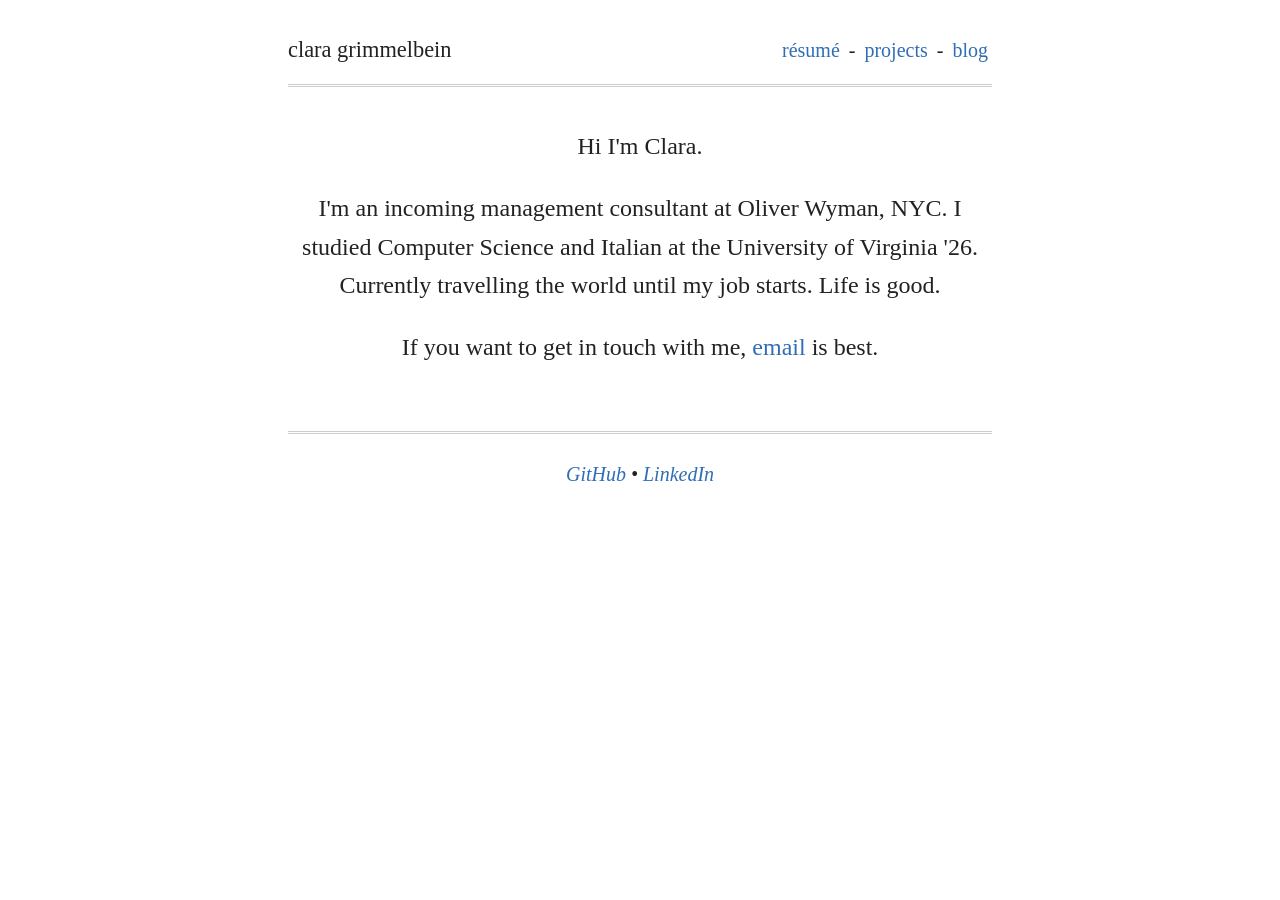
<file: index.html>
<!DOCTYPE html>
<html lang="en">
<head>
  <meta charset="utf-8">
  <meta name="viewport" content="width=device-width, initial-scale=1">
  <title>Clara Grimmelbein</title>
  <link rel="stylesheet" href="css/style.css">
</head>
<body>

  <header>
    <a class="name" href="index.html">clara grimmelbein</a>
    <nav>
      <a href="resume/resume.html">résumé</a> -
      <a href="projects/projects.html">projects</a> -
      <a href="blog/blog.html">blog</a> 
    </nav>
  </header>

  <main>
    <p>Hi I'm Clara.</p>

    <p>I'm an incoming management consultant at Oliver Wyman, NYC. I studied Computer Science and
    Italian at the University of Virginia '26. Currently travelling the world until my job starts. Life is good.
   </p>

    <p>If you want to get in touch with me,
    <a href="mailto:[cmgrimmelbein@email.com]">email</a> is best.</p>
  </main>

  <footer>
    <a href="https://github.com/claragrimmelbein">GitHub</a> •
    <a href="https://linkedin.com/in/claragrimmelbein">LinkedIn</a>
  </footer>

</body>
</html>
</file>
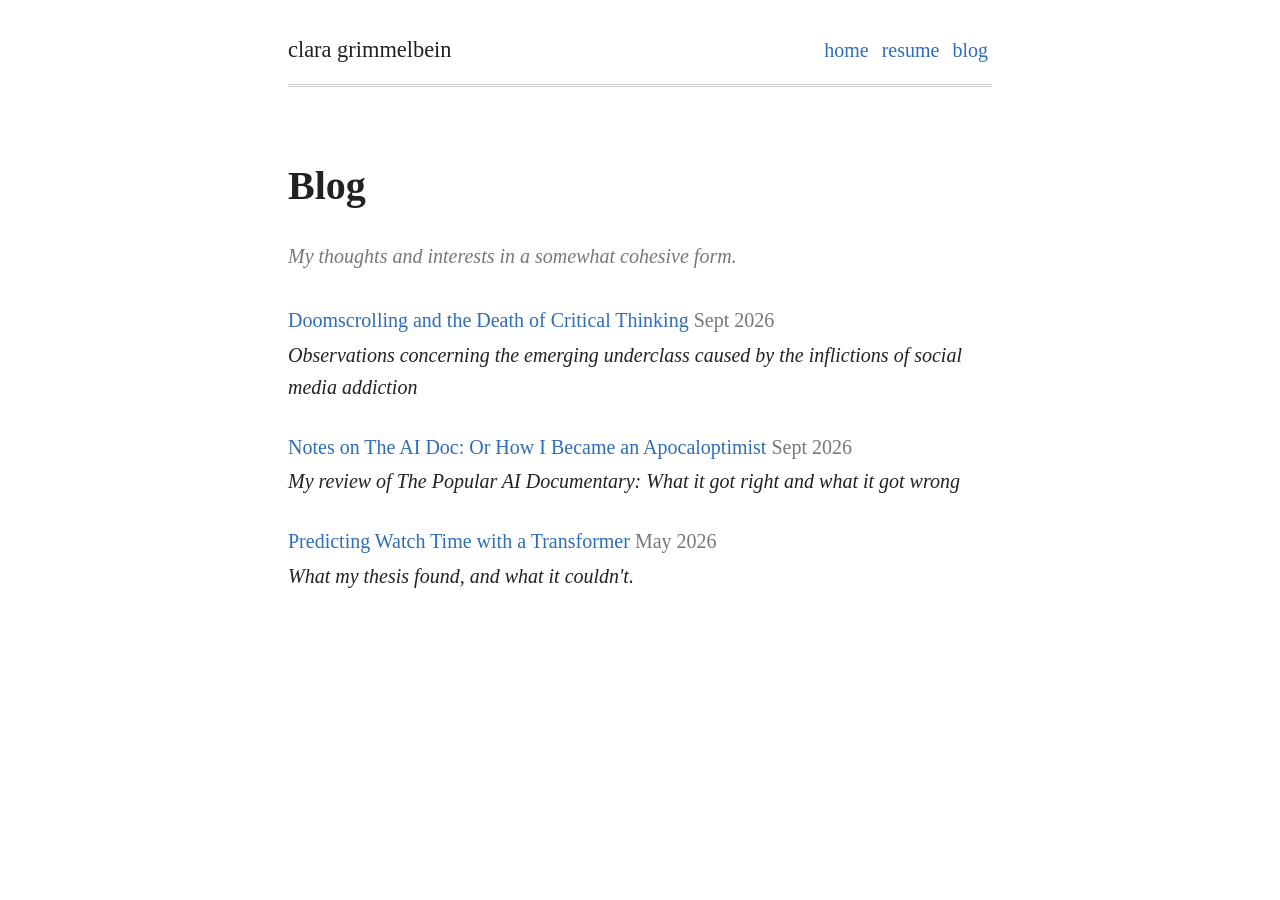
<file: blog/blog.html>
<!DOCTYPE html>
<html lang="en">
<head>
  <meta charset="utf-8">
  <meta name="viewport" content="width=device-width, initial-scale=1">
  <title>blog · clara grimmelbein</title>
  <link rel="stylesheet" href="../css/style.css">
</head>
<body>

  <header>
    <a class="name" href="../index.html">clara grimmelbein</a>
    <nav>
      <a href="../index.html">home</a>
      <a href="../resume/resume.html">resume</a>
      <a href="index.html" class="active">blog</a>
    </nav>
  </header>

  <main class="page">

    <h1>Blog</h1>
    <p class="blurb">My thoughts and interests in a somewhat cohesive form.</p>

    <div class="post-list">

      <div class="post-item">
        <div class="post-head">
          <a href="posts/third-post.html">Doomscrolling and the Death of Critical Thinking</a>
          <span class="date">Sept 2026</span>
        </div>
        <p class="summary">Observations concerning the emerging underclass caused by the inflictions of social media addiction</p>
      </div>

      <div class="post-item">
        <div class="post-head">
          <a href="posts/second-post.html">Notes on The AI Doc: Or How I Became an Apocaloptimist</a>
          <span class="date">Sept 2026</span>
        </div>
        <p class="summary">My review of The Popular AI Documentary: What it got right and what it got wrong</p>
      </div>

      <div class="post-item">
        <div class="post-head">
          <a href="posts/first-post.html">Predicting Watch Time with a Transformer</a>
          <span class="date">May 2026</span>
        </div>
        <p class="summary">What my thesis found, and what it couldn't.</p>
      </div>

    </div>

  </main>

</body>
</html>
</file>
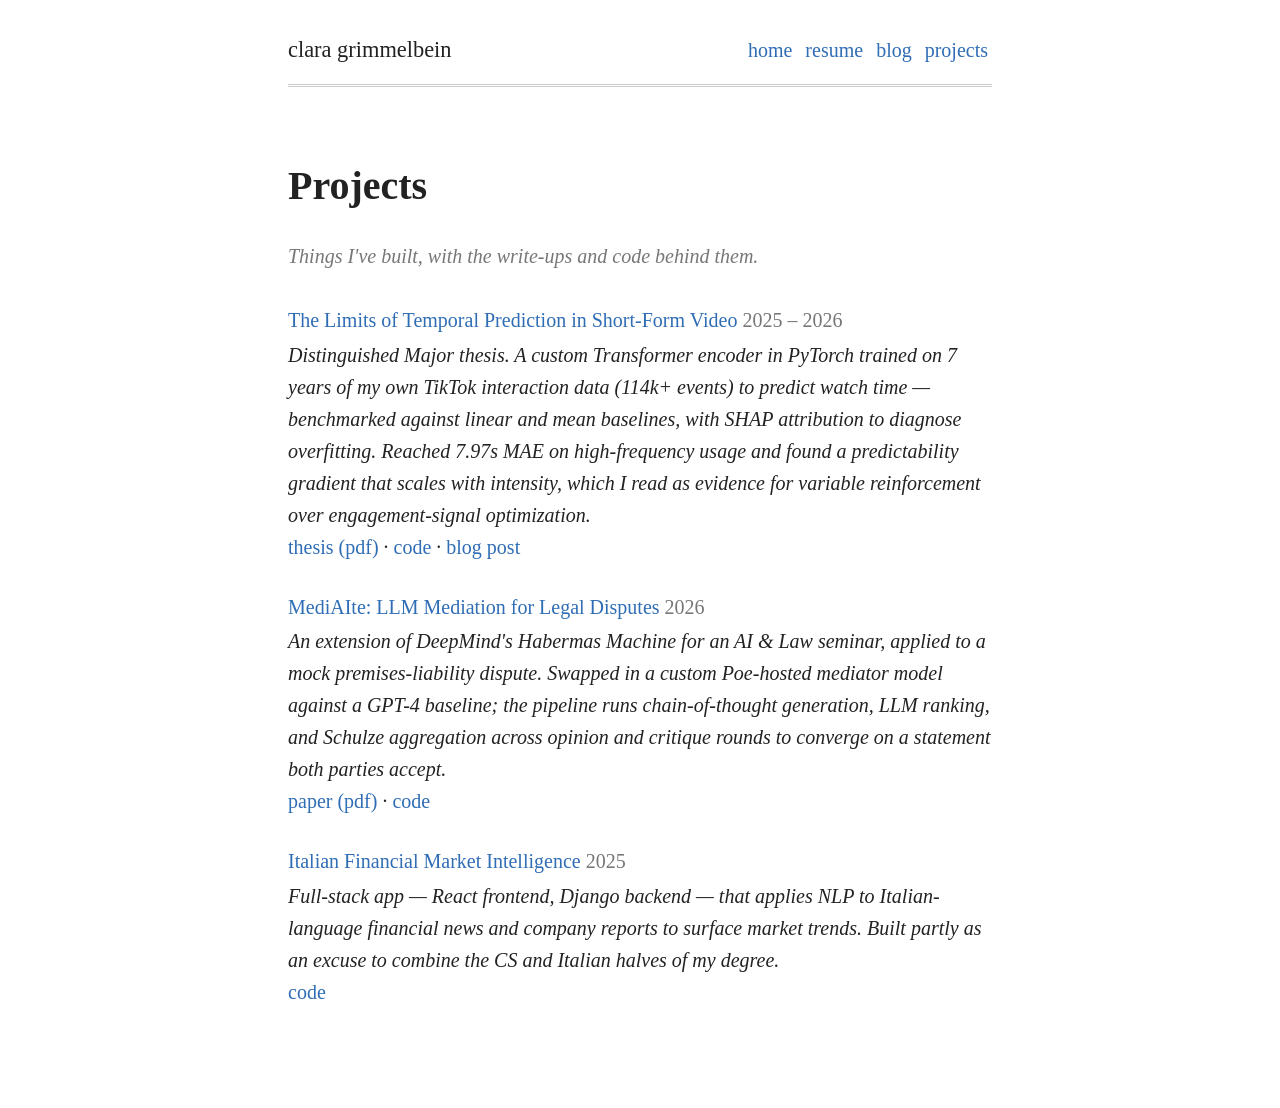
<file: projects/projects.html>
<!DOCTYPE html>
<html lang="en">
<head>
  <meta charset="utf-8">
  <meta name="viewport" content="width=device-width, initial-scale=1">
  <title>projects · clara grimmelbein</title>
  <link rel="stylesheet" href="../css/style.css">
</head>
<body>

  <header>
    <a class="name" href="../index.html">clara grimmelbein</a>
    <nav>
      <a href="../index.html">home</a>
      <a href="../resume/resume.html">resume</a>
      <a href="../blog/index.html">blog</a>
      <a href="index.html" class="active">projects</a>
    </nav>
  </header>

  <main class="page">

    <h1>Projects</h1>
    <p class="blurb">Things I've built, with the write-ups and code behind them.</p>

    <div class="post-list">

      <div class="post-item">
        <div class="post-head">
          <a href="tiktok-thesis.html">The Limits of Temporal Prediction in Short-Form Video</a>
          <span class="date">2025 – 2026</span>
        </div>
        <p class="summary">Distinguished Major thesis. A custom Transformer encoder in PyTorch trained on 7 years of my own TikTok interaction data (114k+ events) to predict watch time — benchmarked against linear and mean baselines, with SHAP attribution to diagnose overfitting. Reached 7.97s MAE on high-frequency usage and found a predictability gradient that scales with intensity, which I read as evidence for variable reinforcement over engagement-signal optimization.</p>
        <p class="links">
          <a href="../files/dmp.pdf">thesis (pdf)</a> ·
          <a href="https://github.com/claragrimmelbein/REPO">code</a> ·
          <a href="../blog/posts/first-post.html">blog post</a>
        </p>
      </div>

      <div class="post-item">
        <div class="post-head">
          <a href="mediaite.html">MediAIte: LLM Mediation for Legal Disputes</a>
          <span class="date">2026</span>
        </div>
        <p class="summary">An extension of DeepMind's Habermas Machine for an AI &amp; Law seminar, applied to a mock premises-liability dispute. Swapped in a custom Poe-hosted mediator model against a GPT-4 baseline; the pipeline runs chain-of-thought generation, LLM ranking, and Schulze aggregation across opinion and critique rounds to converge on a statement both parties accept.</p>
        <p class="links">
          <a href="../files/mediaite-paper.pdf">paper (pdf)</a> ·
          <a href="https://github.com/claragrimmelbein/REPO">code</a>
        </p>
      </div>

      <div class="post-item">
        <div class="post-head">
          <a href="italian-markets.html">Italian Financial Market Intelligence</a>
          <span class="date">2025</span>
        </div>
        <p class="summary">Full-stack app — React frontend, Django backend — that applies NLP to Italian-language financial news and company reports to surface market trends. Built partly as an excuse to combine the CS and Italian halves of my degree.</p>
        <p class="links">
          <a href="https://github.com/claragrimmelbein/REPO">code</a>
        </p>
      </div>

    </div>

  </main>

</body>
</html>
</file>
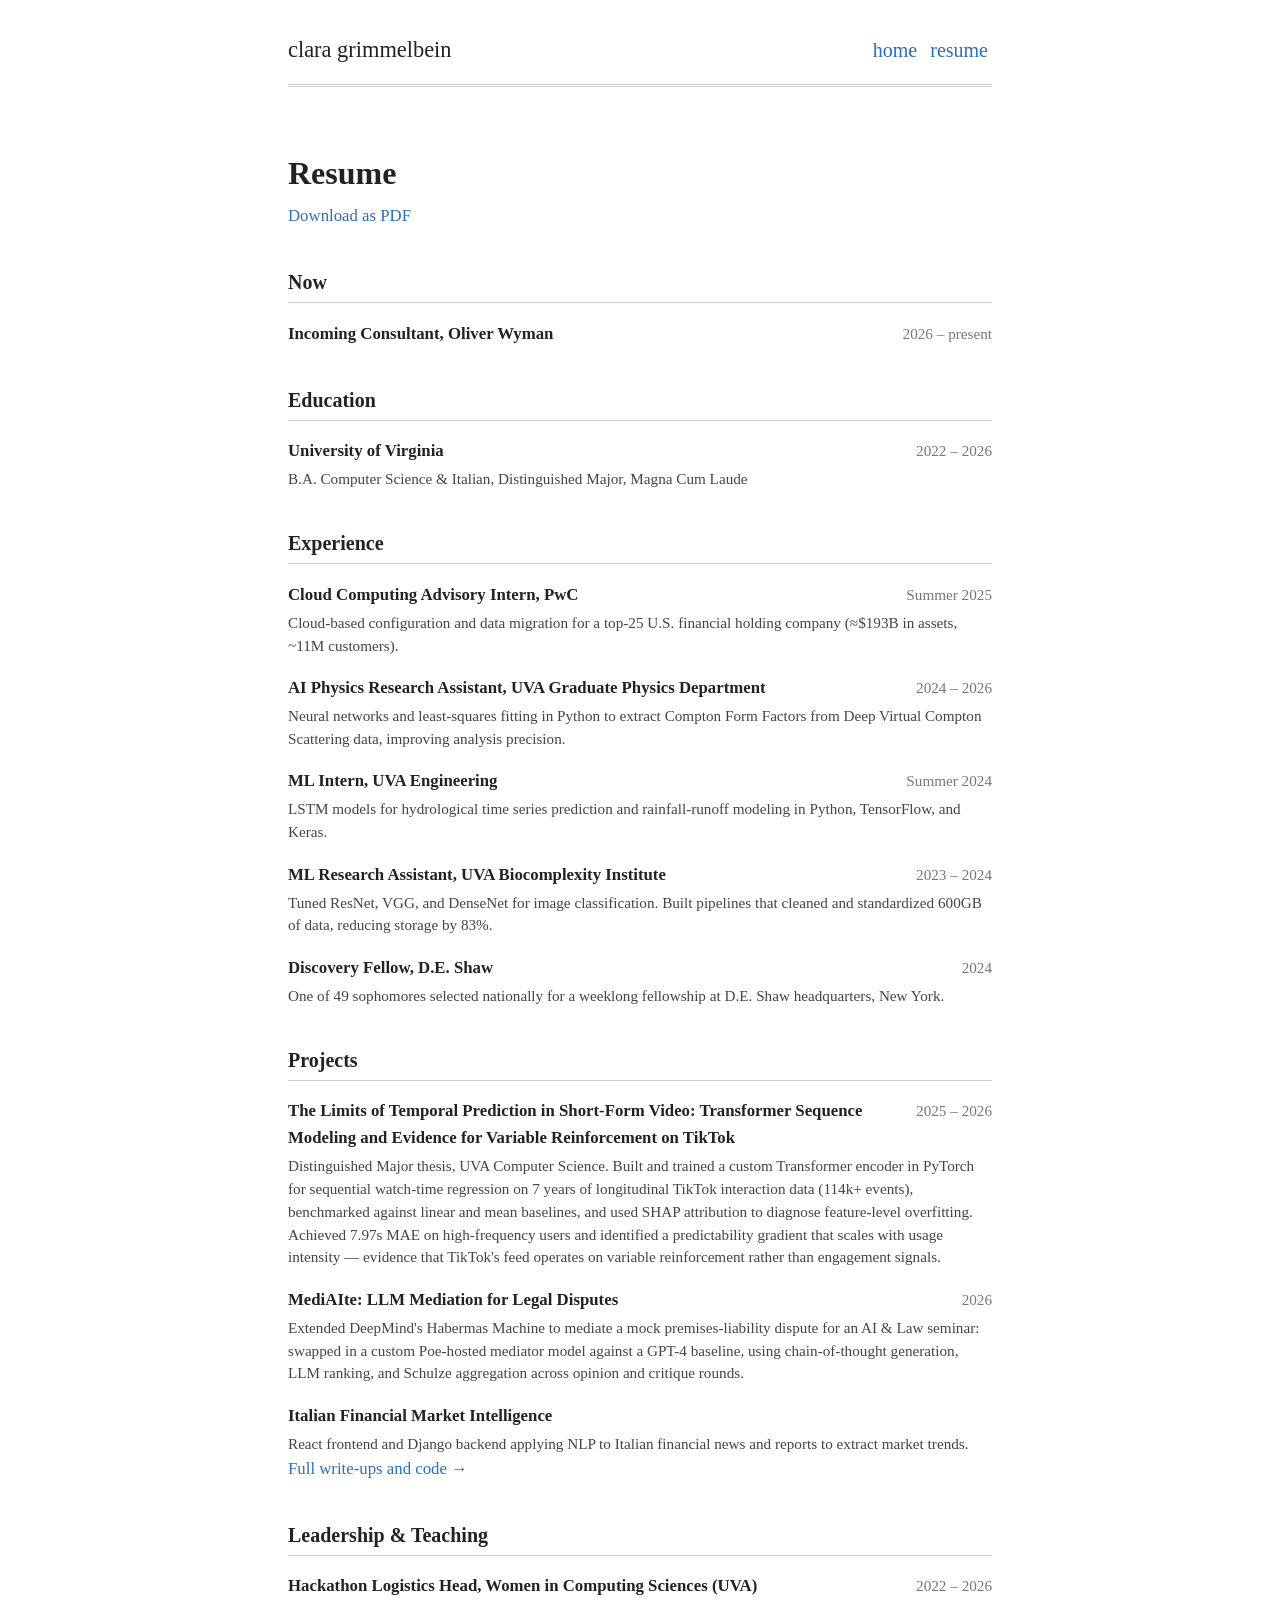
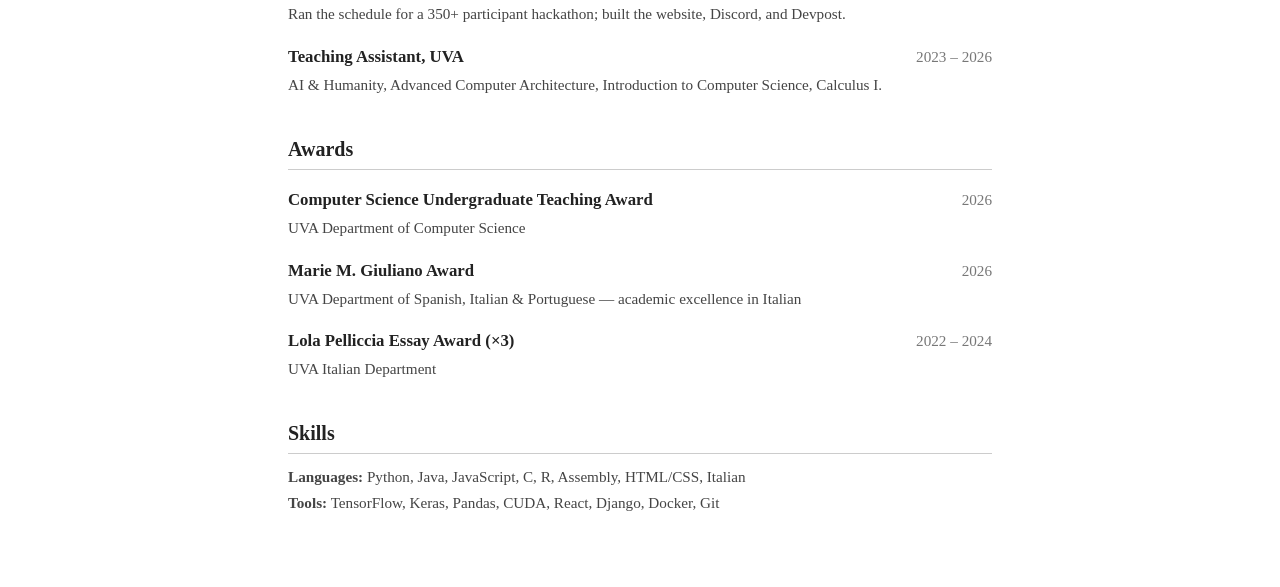
<file: resume/resume.html>
<!DOCTYPE html>
<html lang="en">
<head>
  <meta charset="utf-8">
  <meta name="viewport" content="width=device-width, initial-scale=1">
  <title>resume · clara grimmelbein</title>
  <link rel="stylesheet" href="../css/style.css">
</head>
<body>

  <header>
    <a class="name" href="../index.html">clara grimmelbein</a>
    <nav>
      <a href="../index.html">home</a>
      <a href="resume.html" class="active">resume</a>
    </nav>
  </header>

  <main class="page resume">

    <h1>Resume</h1>
    <a class="pdf" href="../files/clara-grimmelbein-resume.pdf">Download as PDF</a>

    <h2>Now</h2>

    <div class="entry">
      <h3>Incoming Consultant, Oliver Wyman</h3>
      <span class="date">2026 – present</span>
    </div>

    <h2>Education</h2>

    <div class="entry">
      <h3>University of Virginia</h3>
      <span class="date">2022 – 2026</span>
    </div>
    <p class="desc">B.A. Computer Science &amp; Italian, Distinguished Major, Magna Cum Laude</p>

    <h2>Experience</h2>

    <div class="entry">
      <h3>Cloud Computing Advisory Intern, PwC</h3>
      <span class="date">Summer 2025</span>
    </div>
    <p class="desc">Cloud-based configuration and data migration for a top-25 U.S. financial holding company (≈$193B in assets, ~11M customers).</p>

    <div class="entry">
      <h3>AI Physics Research Assistant, UVA Graduate Physics Department</h3>
      <span class="date">2024 – 2026</span>
    </div>
    <p class="desc">Neural networks and least-squares fitting in Python to extract Compton Form Factors from Deep Virtual Compton Scattering data, improving analysis precision.</p>

    <div class="entry">
      <h3>ML Intern, UVA Engineering</h3>
      <span class="date">Summer 2024</span>
    </div>
    <p class="desc">LSTM models for hydrological time series prediction and rainfall-runoff modeling in Python, TensorFlow, and Keras.</p>

    <div class="entry">
      <h3>ML Research Assistant, UVA Biocomplexity Institute</h3>
      <span class="date">2023 – 2024</span>
    </div>
    <p class="desc">Tuned ResNet, VGG, and DenseNet for image classification. Built pipelines that cleaned and standardized 600GB of data, reducing storage by 83%.</p>

    <div class="entry">
      <h3>Discovery Fellow, D.E. Shaw</h3>
      <span class="date">2024</span>
    </div>
    <p class="desc">One of 49 sophomores selected nationally for a weeklong fellowship at D.E. Shaw headquarters, New York.</p>

    <h2>Projects</h2>

    <div class="entry">
      <h3>The Limits of Temporal Prediction in Short-Form Video: Transformer Sequence Modeling and Evidence for Variable Reinforcement on TikTok</h3>
      <span class="date">2025 – 2026</span>
    </div>
    <p class="desc">Distinguished Major thesis, UVA Computer Science. Built and trained a custom Transformer encoder in PyTorch for sequential watch-time regression on 7 years of longitudinal TikTok interaction data (114k+ events), benchmarked against linear and mean baselines, and used SHAP attribution to diagnose feature-level overfitting. Achieved 7.97s MAE on high-frequency users and identified a predictability gradient that scales with usage intensity — evidence that TikTok's feed operates on variable reinforcement rather than engagement signals.</p>

    <div class="entry">
      <h3>MediAIte: LLM Mediation for Legal Disputes</h3>
      <span class="date">2026</span>
    </div>
    <p class="desc">Extended DeepMind's Habermas Machine to mediate a mock premises-liability dispute for an AI &amp; Law seminar: swapped in a custom Poe-hosted mediator model against a GPT-4 baseline, using chain-of-thought generation, LLM ranking, and Schulze aggregation across opinion and critique rounds.</p>

    <div class="entry">
      <h3>Italian Financial Market Intelligence</h3>
    </div>
    <p class="desc">React frontend and Django backend applying NLP to Italian financial news and reports to extract market trends.</p>

    <p><a href="../projects/">Full write-ups and code →</a></p>

    <h2>Leadership &amp; Teaching</h2>

    <div class="entry">
      <h3>Hackathon Logistics Head, Women in Computing Sciences (UVA)</h3>
      <span class="date">2022 – 2026</span>
    </div>
    <p class="desc">Ran the schedule for a 350+ participant hackathon; built the website, Discord, and Devpost.</p>

    <div class="entry">
      <h3>Teaching Assistant, UVA</h3>
      <span class="date">2023 – 2026</span>
    </div>
    <p class="desc">AI &amp; Humanity, Advanced Computer Architecture, Introduction to Computer Science, Calculus I.</p>

    <h2>Awards</h2>

    <div class="entry">
      <h3>Computer Science Undergraduate Teaching Award</h3>
      <span class="date">2026</span>
    </div>
    <p class="desc">UVA Department of Computer Science</p>

    <div class="entry">
      <h3>Marie M. Giuliano Award</h3>
      <span class="date">2026</span>
    </div>
    <p class="desc">UVA Department of Spanish, Italian &amp; Portuguese — academic excellence in Italian</p>

    <div class="entry">
      <h3>Lola Pelliccia Essay Award (×3)</h3>
      <span class="date">2022 – 2024</span>
    </div>
    <p class="desc">UVA Italian Department</p>

    <h2>Skills</h2>
    <p class="desc"><strong>Languages:</strong> Python, Java, JavaScript, C, R, Assembly, HTML/CSS, Italian</p>
    <p class="desc"><strong>Tools:</strong> TensorFlow, Keras, Pandas, CUDA, React, Django, Docker, Git</p>

  </main>

</body>
</html>
</file>
<file: css/style.css>
:root {
  --accent: #2f6db5;   /* muted steel blue; alternatives: #1f5fa8 (navy), #3b7dd8 (brighter) */
  --text: #222;
  --rule: #ccc;
  --muted: #777;       /* dates, blurb, "Posted on" line */
  --desc: #444;        /* resume descriptions */
}

body {
  max-width: 44rem;
  margin: 2rem auto;
  padding: 0 1.5rem;
  font-family: Georgia, "Times New Roman", serif;
  font-size: 1.25rem;
  line-height: 1.6;
  color: var(--text);
}

a {
  color: var(--accent);
  text-decoration: none;
}
a:hover { text-decoration: underline; }

/* header: name left, nav right, double rule below */
header {
  display: flex;
  justify-content: space-between;
  align-items: baseline;
  padding-bottom: 1rem;
  border-bottom: 3px double var(--rule);
}
header .name { color: var(--text); font-size: 1.4rem; }
nav a { margin: 0 0.25rem; }

/* homepage: centered intro, double rule below */
main {
  text-align: center;
  padding: 2.5rem 0;
  border-bottom: 3px double var(--rule);
  font-size: 1.5rem;
}
main p { margin: 0 0 1.5rem; }

/* every other page: left-aligned, normal size */
main.page {
  text-align: left;
  font-size: inherit;
  border-bottom: none;
}

footer {
  text-align: center;
  padding-top: 1.5rem;
  font-style: italic;
}

/* shared: title left, date right — projects, awards, blog index */
.entry {
  display: flex;
  justify-content: space-between;
  align-items: baseline;
  gap: 1rem;
}
.entry h3, .entry a { margin: 0; font-size: 1.15rem; font-weight: normal; }
.date { color: var(--muted); white-space: nowrap; }

/* resume — <main class="page resume"> */
main.resume { font-size: 1.05rem; }
.resume h1 { font-size: 2rem; margin-bottom: 0.25rem; }
.resume .pdf { display: block; margin-bottom: 2rem; }

.resume h2 {
  font-size: 1.25rem;
  margin: 2.25rem 0 0.75rem;
  padding-bottom: 0.25rem;
  border-bottom: 1px solid var(--rule);
}

.resume .entry { margin-top: 1.1rem; }
.resume .entry h3 { font-size: 1.05rem; font-weight: bold; }
.resume .date { font-size: 0.95rem; }

.resume .desc {
  font-size: 0.95rem;
  line-height: 1.5;
  color: var(--desc);
  margin: 0.2rem 0 0;
}

/* blog index */
.blurb { color: var(--muted); font-style: italic; margin: -0.25rem 0 2rem; }
.post-item { margin-bottom: 1.75rem; }
.summary { font-style: italic; margin: 0.15rem 0 0; }

/* blog post */
.post h1 { font-size: 2.6rem; line-height: 1.1; margin-bottom: 0.25rem; }
.posted { color: var(--muted); margin-top: 0; }
.toc { display: flex; flex-direction: column; margin: 1.5rem 0; }
.toc .sub { padding-left: 1.75rem; }

/* stack the header on phones */
@media (max-width: 600px) {
  header { flex-direction: column; gap: 0.5rem; }
  main { font-size: 1.25rem; }
  .entry { flex-direction: column; gap: 0; }
  .post h1 { font-size: 2rem; }
}
</file>
